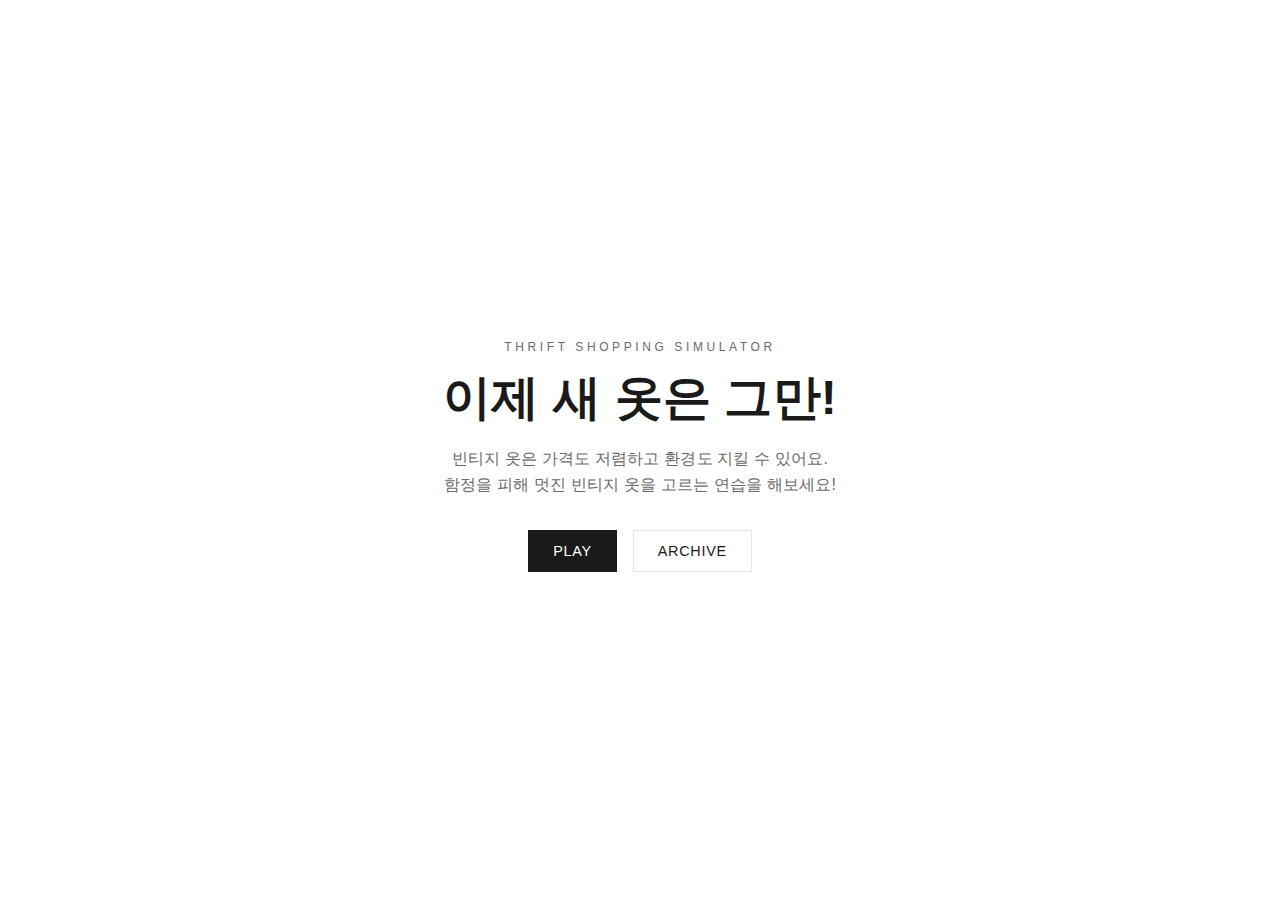
<file: index.html>
<!DOCTYPE html>
<html lang="ko">
  <head>
    <meta charset="UTF-8" />
    <meta name="viewport" content="width=device-width, initial-scale=1.0" />
    <title>ㅍast ㅍashion</title>
    <link rel="stylesheet" href="styles.css" />
  </head>
  <body class="landing">
    <main class="panel">
      <p class="eyebrow">Thrift Shopping Simulator</p>
      <h1>이제 새 옷은 그만!</h1>
      <p class="lead">빈티지 옷은 가격도 저렴하고 환경도 지킬 수 있어요.<br>함정을 피해 멋진 빈티지 옷을 고르는 연습을 해보세요!</p>
      <div class="button-row">
        <a class="btn primary" href="play.html">Play</a>
        <a class="btn secondary" href="">Archive</a>
      </div>
    </main>
    <script>
      (() => {
        function playHoverSound() {
          const audio = new Audio("https://taira-komori.net/sound_os2/game01/select05.mp3");
          audio.volume = 0.5;
          audio.play().catch((err) => {
            console.log("Audio play failed:", err);
          });
        }

        function playClickSound() {
          const audio = new Audio("https://taira-komori.net/sound_os2/game01/poka03.mp3");
          audio.volume = 0.5;
          audio.play().catch((err) => {
            console.log("Audio play failed:", err);
          });
        }

        const buttons = document.querySelectorAll(".button-row .btn");
        buttons.forEach((btn) => {
          btn.addEventListener("mouseenter", playHoverSound);
          btn.addEventListener("click", playClickSound);
        });
      })();
    </script>
  </body>
</html>
</file>
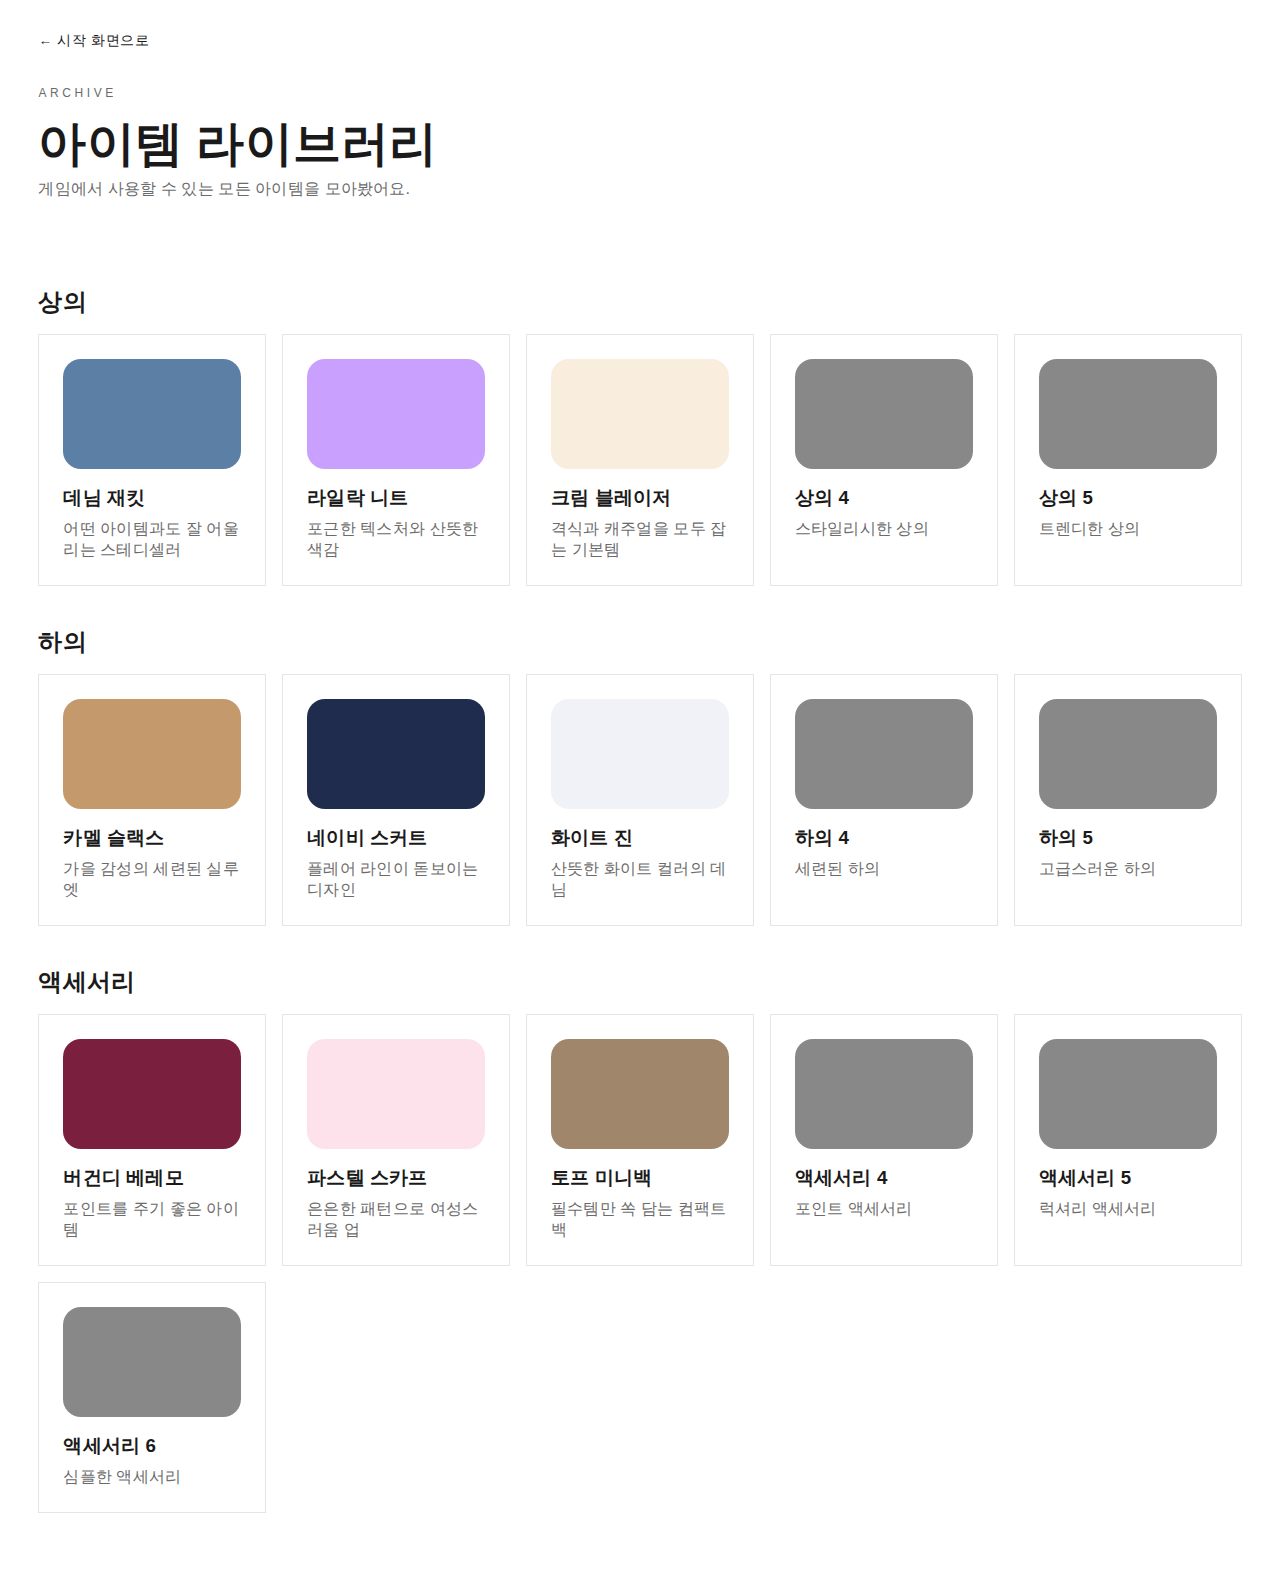
<file: archive.html>
<!DOCTYPE html>
<html lang="ko">
  <head>
    <meta charset="UTF-8" />
    <meta name="viewport" content="width=device-width, initial-scale=1.0" />
    <title>ㅍast ㅍashion</title>
    <link rel="stylesheet" href="styles.css" />
  </head>
  <body class="page">
    <a class="back-link" href="index.html">← 시작 화면으로</a>
    <header class="page-heading">
      <div>
        <p class="eyebrow">Archive</p>
        <h1>아이템 라이브러리</h1>
        <p class="lead">게임에서 사용할 수 있는 모든 아이템을 모아봤어요.</p>
      </div>
    </header>

    <section id="archive-content"></section>

    <script src="data.js"></script>
    <script src="archive.js"></script>
  </body>
</html>
</file>
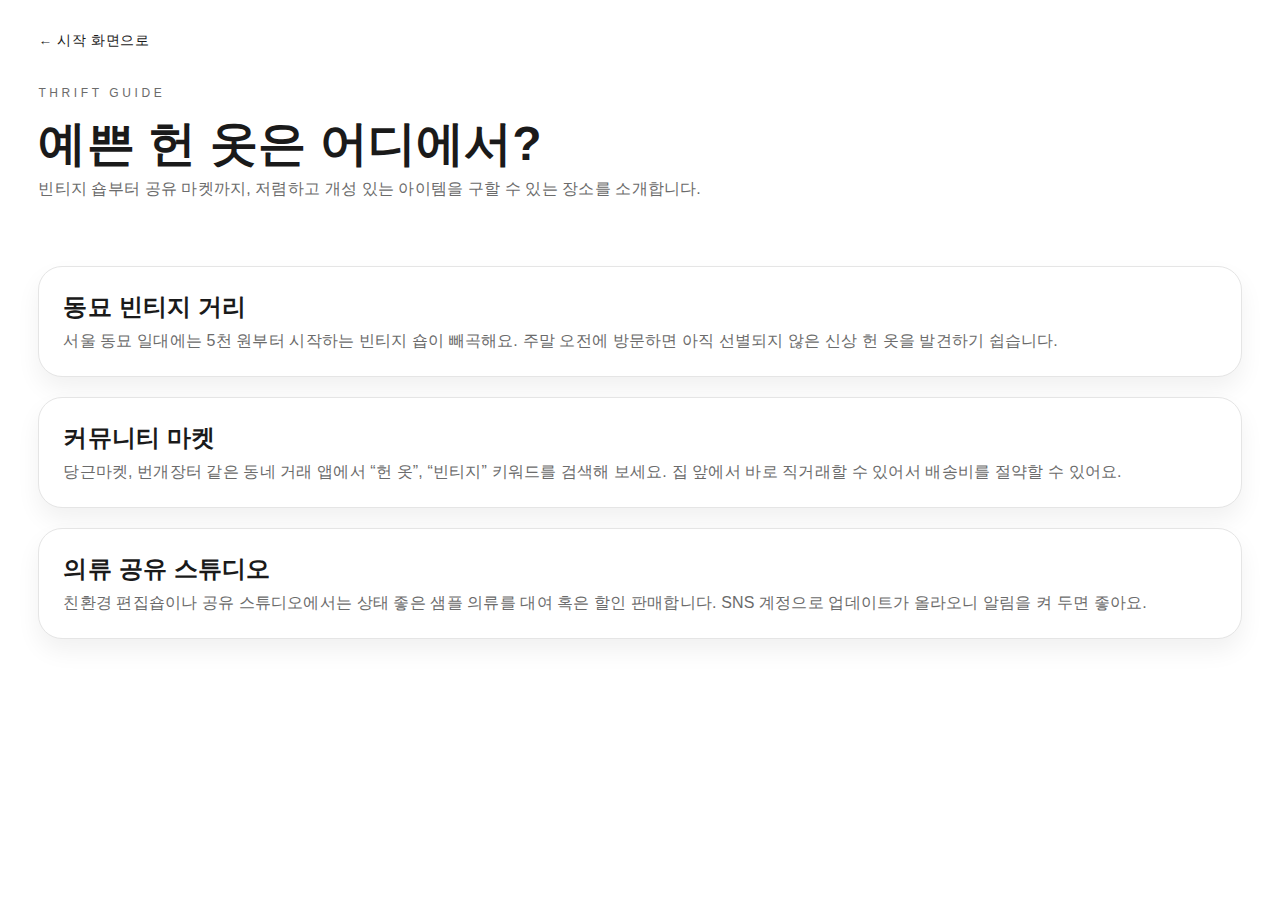
<file: thrift.html>
<!DOCTYPE html>
<html lang="ko">
  <head>
    <meta charset="UTF-8" />
    <meta name="viewport" content="width=device-width, initial-scale=1.0" />
    <title>ㅍast ㅍashion</title>
    <link rel="stylesheet" href="styles.css" />
    <style>
      .tips-list {
        display: grid;
        gap: 1.25rem;
      }

      .tip {
        background: var(--panel);
        border-radius: 24px;
        padding: 1.5rem;
        border: 1px solid var(--border);
        box-shadow: 0 12px 24px rgba(0, 0, 0, 0.06);
      }

      .tip h2 {
        margin-top: 0;
        margin-bottom: 0.5rem;
      }

      .tip p {
        margin: 0;
        color: var(--muted);
      }
    </style>
  </head>
  <body class="page">
    <a class="back-link" href="index.html">← 시작 화면으로</a>
    <header class="page-heading">
      <div>
        <p class="eyebrow">Thrift Guide</p>
        <h1>예쁜 헌 옷은 어디에서?</h1>
        <p class="lead">
          빈티지 숍부터 공유 마켓까지, 저렴하고 개성 있는 아이템을 구할 수 있는 장소를 소개합니다.
        </p>
      </div>
    </header>

    <section class="tips-list">
      <article class="tip">
        <h2>동묘 빈티지 거리</h2>
        <p>서울 동묘 일대에는 5천 원부터 시작하는 빈티지 숍이 빼곡해요. 주말 오전에 방문하면 아직 선별되지 않은 신상 헌 옷을 발견하기 쉽습니다.</p>
      </article>
      <article class="tip">
        <h2>커뮤니티 마켓</h2>
        <p>당근마켓, 번개장터 같은 동네 거래 앱에서 “헌 옷”, “빈티지” 키워드를 검색해 보세요. 집 앞에서 바로 직거래할 수 있어서 배송비를 절약할 수 있어요.</p>
      </article>
      <article class="tip">
        <h2>의류 공유 스튜디오</h2>
        <p>친환경 편집숍이나 공유 스튜디오에서는 상태 좋은 샘플 의류를 대여 혹은 할인 판매합니다. SNS 계정으로 업데이트가 올라오니 알림을 켜 두면 좋아요.</p>
      </article>
    </section>
  </body>
</html>
</file>
<file: styles.css>
:root {
  color-scheme: light;
  font-family: -apple-system, BlinkMacSystemFont, "Segoe UI", "Helvetica Neue", Arial, sans-serif;
  --bg: #fafafa;
  --panel: #ffffff;
  --text: #1a1a1a;
  --muted: #6b6b6b;
  --primary: #000000;
  --primary-dark: #333333;
  --accent: #f5f5f5;
  --border: #e5e5e5;
  --hover: #f0f0f0;
}

* {
  box-sizing: border-box;
}

img {
  -webkit-user-drag: none;
  -khtml-user-drag: none;
  -moz-user-drag: none;
  -o-user-drag: none;
  user-drag: none;
}

button,
input,
textarea,
a {
  -webkit-user-select: text;
  -moz-user-select: text;
  -ms-user-select: text;
  user-select: text;
}

body {
  margin: 0;
  min-height: 100vh;
  background: #ffffff;
  color: var(--text);
  user-select: none;
  -webkit-user-select: none;
  -moz-user-select: none;
  -ms-user-select: none;
  -webkit-touch-callout: none;
  -webkit-user-drag: none;
  -khtml-user-drag: none;
  -moz-user-drag: none;
  -o-user-drag: none;
  user-drag: none;
  font-weight: 300;
  letter-spacing: 0.01em;
}

body.landing {
  display: flex;
  align-items: center;
  justify-content: center;
  padding: 4rem 1.5rem;
  background: #ffffff;
}

.panel {
  background: url('https://res.cloudinary.com/saas-ag/image/upload/w_1000,h_1000,c_limit/v1730141876/acrmain/media/671fdeb4ded89b2bee6846d1') center/contain no-repeat;
  background-color: transparent;
  border-radius: 32px;
  padding: 3rem;
  width: min(620px, 100%);
  min-height: 620px;
  box-shadow: none;
  text-align: center;
  display: flex;
  flex-direction: column;
  justify-content: center;
}

.eyebrow {
  text-transform: uppercase;
  letter-spacing: 0.3em;
  font-size: 0.75rem;
  color: var(--muted);
  margin-bottom: 0.75rem;
}

h1 {
  margin: 0 0 1rem;
  font-size: clamp(2rem, 5vw, 3rem);
}

.lead {
  margin: 0 auto 2rem;
  color: var(--muted);
  line-height: 1.6;
}

.button-row {
  display: flex;
  gap: 1rem;
  justify-content: center;
}

.btn {
  display: inline-flex;
  align-items: center;
  justify-content: center;
  padding: 0.75rem 1.5rem;
  border-radius: 0;
  text-decoration: none;
  font-weight: 400;
  font-size: 0.9rem;
  letter-spacing: 0.05em;
  text-transform: uppercase;
  transition: all 200ms ease;
  border: 1px solid var(--border);
  background: transparent;
}

.btn.primary {
  background: var(--text);
  color: #fff;
  border-color: var(--text);
}

.btn.primary:hover {
  background: var(--primary-dark);
  border-color: var(--primary-dark);
  box-shadow: 0px 0px 30px aquamarine;
}

.btn.secondary {
  background: transparent;
  color: var(--text);
  border-color: var(--border);
}

.btn.secondary:hover {
  background: var(--hover);
  border-color: var(--text);
  box-shadow: 0px 0px 30px aquamarine;
}

/* Shared layout for inner pages */
body.page {
  display: flex;
  flex-direction: column;
  min-height: 100vh;
  padding: 2rem clamp(1rem, 3vw, 3rem);
  overflow: hidden;
}

a.back-link {
  align-self: flex-start;
  margin-bottom: 1.5rem;
  font-weight: 400;
  font-size: 0.85rem;
  letter-spacing: 0.05em;
  text-transform: uppercase;
  text-decoration: none;
  color: var(--text);
  transition: color 200ms ease;
}

a.back-link:hover {
  color: var(--muted);
}

header.page-heading {
  display: flex;
  flex-wrap: wrap;
  align-items: center;
  justify-content: space-between;
  gap: 1rem;
  margin-bottom: 2rem;
}

header.page-heading h1 {
  margin: 0;
}

.card-grid {
  display: grid;
  grid-template-columns: repeat(auto-fit, minmax(220px, 1fr));
  gap: 1rem;
}

.card {
  background: var(--panel);
  padding: 1.5rem;
  border-radius: 0;
  border: 1px solid var(--border);
  box-shadow: none;
  transition: border-color 200ms ease;
}

.card:hover {
  border-color: var(--text);
}

.card h3 {
  margin-top: 0;
  margin-bottom: 0.5rem;
}

.card p {
  margin: 0;
  color: var(--muted);
}

/* Game stage */
.game-stage {
  display: grid;
  grid-template-columns: minmax(260px, 360px) 1fr;
  gap: 2rem;
  flex: 1;
  min-height: 0;
  max-height: 100vh;
}

.avatar-shell {
  position: relative;
  border-radius: 0;
  background: var(--panel);
  border: 1px solid var(--border);
  box-shadow: none;
  padding: 2rem;
  overflow: hidden;
  height: 700px;
}

.avatar {
  position: relative;
  width: 100%;
  height: 100%;
  overflow: hidden;
}

.avatar-images {
  position: absolute;
  top: 0;
  left: 0;
  width: 100%;
  height: 100%;
  display: flex;
  flex-direction: column;
  align-items: center;
  justify-content: center;
  gap: 1rem;
  overflow: hidden;
}

.avatar-display-image {
  height: auto;
  object-fit: contain;
  display: block;
  flex-shrink: 0;
}

.avatar-display-image[data-category="tops"] {
  width: 150px;
}

.avatar-display-image[data-category="bottoms"] {
  width: 100px;
}

.avatar-display-image[data-category="accessories"] {
  width: 100px;
}


.selection-panel-wrapper {
  height: 100%;
  max-height: 700px;
  overflow-y: auto;
  overflow-x: hidden;
}

.selection-panel {
  display: flex;
  flex-direction: column;
  gap: 1.5rem;
}

.selection-panel section {
  background: var(--panel);
  border-radius: 0;
  padding: 2rem;
  border: 1px solid var(--border);
  box-shadow: none;
}

.selection-panel h2 {
  margin-top: 0;
  font-weight: 400;
  font-size: 0.85rem;
  letter-spacing: 0.1em;
  text-transform: uppercase;
  color: var(--muted);
  margin-bottom: 1.5rem;
}

.item-buttons {
  display: flex;
  flex-wrap: wrap;
  gap: 0.75rem;
}

.item-buttons button {
  width: 200px;
  background: transparent;
  border: none;
  border-radius: 0;
  padding: 0.5rem;
  font-weight: 400;
  cursor: pointer;
  transition: transform 120ms ease, border-color 120ms ease, box-shadow 120ms ease;
  display: flex;
  align-items: center;
  justify-content: center;
  overflow: hidden;
}

.item-buttons button:hover {
  border: 1px solid var(--border);
  box-shadow: 0px 0px 30px aquamarine;
}

.item-buttons button:focus {
  border: 1px solid var(--border);
  outline: none;
}

.item-buttons button[data-category="tops"] {
  width: 250px;
}

.item-buttons button .item-image {
  width: 100%;
  height: auto;
  object-fit: contain;
  display: block;
}

.item-buttons button.active {
  border: 2px solid var(--text);
}

.actions-panel {
  margin-top: 2rem;
  display: flex;
  flex-direction: column;
  gap: 1rem;
}

.action-buttons {
  display: flex;
  flex-wrap: wrap;
  gap: 0.75rem;
}

.btn.action {
  min-width: 140px;
  background: var(--text);
  color: #fff;
  border: none;
  cursor: pointer;
  transition: box-shadow 120ms ease;
}

.btn.action:hover:not(:disabled) {
  box-shadow: 0px 0px 30px aquamarine;
}

.btn.action:disabled {
  opacity: 0.4;
  cursor: not-allowed;
  box-shadow: none;
  transform: none;
}

.btn.reset {
  background: transparent;
  color: var(--text);
  border: 1px solid var(--border);
  transition: box-shadow 120ms ease;
}

.btn.reset:hover {
  background: var(--hover);
  border-color: var(--text);
  box-shadow: 0px 0px 30px aquamarine;
}

.btn.info-link {
  background: transparent;
  color: var(--text);
  border: 1px solid var(--border);
  transition: box-shadow 120ms ease;
}

.btn.info-link:hover {
  background: var(--hover);
  border-color: var(--text);
  box-shadow: 0px 0px 30px aquamarine;
}

.result-card {
  padding: 2rem;
  border-radius: 0;
  border: none;
  background: transparent;
  box-shadow: none;
}

.result-card h3 {
  margin-top: 0;
  margin-bottom: 0.5rem;
}

.badge {
  display: inline-flex;
  align-items: center;
  gap: 0.4rem;
  border-radius: 0;
  padding: 0.4rem 1rem;
  font-size: 0.75rem;
  font-weight: 400;
  letter-spacing: 0.1em;
  text-transform: uppercase;
  border: 1px solid;
}

.badge.success {
  background: transparent;
  color: var(--text);
  border-color: var(--text);
}

.badge.fail {
  background: transparent;
  color: var(--text);
  border-color: var(--text);
}

.post-actions {
  display: flex;
  flex-direction: column;
  gap: 0.75rem;
}

/* Archive cards */
.archive-category {
  margin-bottom: 2.5rem;
}

.archive-category h2 {
  margin-bottom: 1rem;
}

/* Tutorial Modal */
.modal-overlay {
  position: fixed;
  top: 0;
  left: 0;
  right: 0;
  bottom: 0;
  background: rgba(255, 255, 255, 0.95);
  display: flex;
  align-items: center;
  justify-content: center;
  z-index: 1000;
  padding: 1.5rem;
  backdrop-filter: blur(2px);
}

.modal-overlay.hidden {
  display: none;
}

.result-modal {
  display: none;
}

.result-modal.active {
  display: flex;
}

.result-modal-content {
  background: var(--panel);
  border-radius: 0;
  border: none;
  padding: 2.5rem;
  max-width: 500px;
  width: 100%;
  text-align: center;
  display: flex;
  flex-direction: column;
  gap: 1.5rem;
  box-shadow: none;
}

.result-modal-content .result-card {
  display: block;
  margin: 0;
  border: none;
  background: transparent;
}

.result-modal-content .post-actions {
  display: flex;
  flex-direction: column;
  gap: 0.75rem;
}

.result-modal-content .post-actions .btn {
  width: 100%;
  justify-content: center;
}

.modal-content {
  background: url('https://demmler.de/media/21/45/b8/1632748179/3730100610_ts_oval_weiss_bluete2-mina5921.png?ts=1632817798') center/contain no-repeat;
  background-color: transparent;
  border-radius: 0;
  padding: calc(2.5rem + 75px) 2.5rem 2.5rem;
  max-width: 1200px;
  min-height: 600px;
  width: 100%;
  position: relative;
  box-shadow: none;
  animation: modalSlideIn 0.3s ease-out;
  text-align: center;
}

@keyframes modalSlideIn {
  from {
    opacity: 0;
    transform: translateY(-20px) scale(0.95);
  }
  to {
    opacity: 1;
    transform: translateY(0) scale(1);
  }
}

.modal-content h2 {
  margin-top: 0;
  margin-bottom: 1.5rem;
  font-size: 1.75rem;
}

.tutorial-content {
  margin-bottom: 2rem;
}

.tutorial-content ol {
  margin: 0 auto 1.5rem;
  padding-left: 0;
  line-height: 1.8;
  list-style-position: inside;
  display: inline-block;
  text-align: left;
}

.tutorial-content li {
  margin-bottom: 0.75rem;
  color: var(--text);
}

.tutorial-content li strong {
  color: var(--primary);
}

.tutorial-note {
  background: transparent;
  border-left: 1px solid var(--border);
  padding: 1rem 1.25rem;
  border-radius: 0;
  margin: 0;
  color: var(--text);
  font-size: 0.9rem;
  font-weight: 300;
}

.modal-content .btn {
  width: 50%;
  justify-content: center;
  margin: 0 auto;
}

body.modal-open {
  overflow: hidden;
}

@media (max-width: 900px) {
  .game-stage {
    grid-template-columns: 1fr;
  }

  .avatar-shell {
    order: 2;
  }

  .modal-content {
    padding: 2rem 1.5rem;
  }

  .modal-content h2 {
    font-size: 1.5rem;
  }
}
</file>
